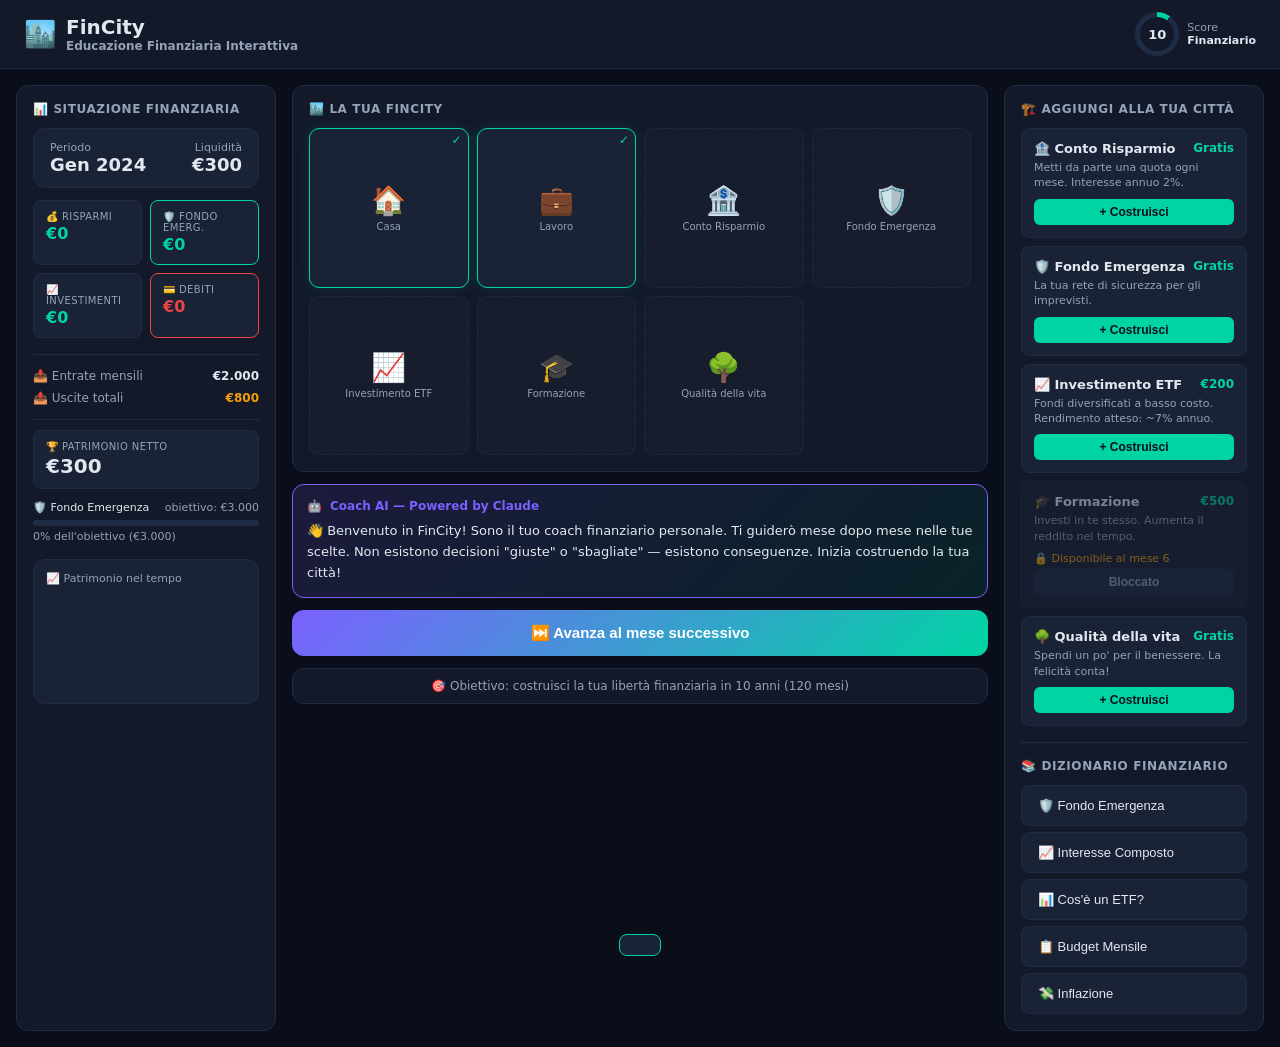
<file: app/index.html>
<!DOCTYPE html>
<html lang="it">
<head>
  <meta charset="UTF-8">
  <meta name="viewport" content="width=device-width, initial-scale=1.0">
  <title>FinCity — Costruisci il tuo futuro finanziario</title>
  <link rel="stylesheet" href="css/style.css">
</head>
<body>

<!-- Header -->
<header class="header">
  <div class="logo">
    <span>🏙️</span>
    <div>
      <div>FinCity</div>
      <div class="tagline">Educazione Finanziaria Interattiva</div>
    </div>
  </div>
  <div class="header-right">
    <div class="score-container">
      <div class="score-ring" id="score-ring" style="--score:0">
        <span class="score-number" id="stat-score">0</span>
      </div>
      <div>
        <div style="font-size:11px;color:var(--text2)">Score</div>
        <div style="font-size:11px;font-weight:600">Finanziario</div>
      </div>
    </div>
  </div>
</header>

<!-- Main layout -->
<main class="main">

  <!-- LEFT: Stats -->
  <aside class="panel">
    <div class="panel-title">📊 Situazione Finanziaria</div>

    <div class="month-card" style="margin-bottom:12px">
      <div>
        <div class="month-sub">Periodo</div>
        <div class="month-value" id="stat-month">—</div>
      </div>
      <div style="text-align:right">
        <div class="month-sub">Liquidità</div>
        <div class="month-value positive" id="stat-cash">—</div>
      </div>
    </div>

    <div class="stat-grid">
      <div class="stat-card">
        <div class="stat-label">💰 Risparmi</div>
        <div class="stat-value positive" id="stat-savings">€0</div>
      </div>
      <div class="stat-card accent">
        <div class="stat-label">🛡️ Fondo Emerg.</div>
        <div class="stat-value positive" id="stat-emergency">€0</div>
      </div>
      <div class="stat-card">
        <div class="stat-label">📈 Investimenti</div>
        <div class="stat-value positive" id="stat-investments">€0</div>
      </div>
      <div class="stat-card danger">
        <div class="stat-label">💳 Debiti</div>
        <div class="stat-value negative" id="stat-debt">€0</div>
      </div>
    </div>

    <hr class="stat-divider">

    <div class="flow-row">
      <span class="label">📥 Entrate mensili</span>
      <strong class="positive" id="stat-income">—</strong>
    </div>
    <div class="flow-row">
      <span class="label">📤 Uscite totali</span>
      <strong style="color:var(--warn)" id="stat-expenses">—</strong>
    </div>

    <hr class="stat-divider">

    <div class="stat-card" style="margin-bottom:12px">
      <div class="stat-label">🏆 Patrimonio Netto</div>
      <div class="stat-value" id="stat-networth" style="font-size:20px">€0</div>
    </div>

    <div class="progress-container">
      <div style="display:flex;justify-content:space-between;font-size:11px">
        <span>🛡️ Fondo Emergenza</span>
        <span style="color:var(--text2)">obiettivo: €3.000</span>
      </div>
      <div class="progress-bar">
        <div class="progress-fill" id="emergency-progress" style="width:0%"></div>
      </div>
      <div class="progress-label" id="emergency-label">0% dell'obiettivo</div>
    </div>

    <!-- Chart -->
    <div class="chart-container" style="margin-top:16px">
      <div style="font-size:11px;color:var(--text2);margin-bottom:6px">📈 Patrimonio nel tempo</div>
      <canvas id="chart-canvas"></canvas>
    </div>
  </aside>

  <!-- CENTER: City + Controls -->
  <div class="center-panel">
    <div class="panel">
      <div class="panel-title">🏙️ La tua FinCity</div>
      <div class="city-grid" id="city-grid"></div>
    </div>

    <div class="panel coach-card">
      <div class="coach-header">
        <span>🤖</span> Coach AI — Powered by Claude
      </div>
      <div id="coach-message">Caricamento...</div>
    </div>

    <button class="btn-primary" id="next-month-btn">
      ⏭️ Avanza al mese successivo
    </button>

    <div class="panel" style="font-size:12px;color:var(--text2);text-align:center;padding:10px">
      🎯 Obiettivo: costruisci la tua libertà finanziaria in 10 anni (120 mesi)
    </div>
  </div>

  <!-- RIGHT: Shop -->
  <aside class="panel">
    <div class="panel-title">🏗️ Aggiungi alla tua città</div>
    <div class="shop-list" id="shop-list"></div>

    <hr class="stat-divider" style="margin:16px 0">

    <div class="panel-title">📚 Dizionario Finanziario</div>
    <div style="display:flex;flex-direction:column;gap:6px">
      <button class="choice-btn" onclick="showConcept('emergency_fund')">🛡️ Fondo Emergenza</button>
      <button class="choice-btn" onclick="showConcept('compound_interest')">📈 Interesse Composto</button>
      <button class="choice-btn" onclick="showConcept('etf')">📊 Cos'è un ETF?</button>
      <button class="choice-btn" onclick="showConcept('budget')">📋 Budget Mensile</button>
      <button class="choice-btn" onclick="showConcept('inflation')">💸 Inflazione</button>
    </div>
  </aside>

</main>

<!-- Event Modal -->
<div class="modal-overlay hidden" id="event-modal">
  <div class="modal">
    <div class="modal-title" id="event-title"></div>
    <div class="modal-desc" id="event-description"></div>
    <div class="modal-choices" id="event-choices"></div>
  </div>
</div>

<!-- Victory Screen -->
<div class="victory-overlay hidden" id="victory-overlay">
  <div class="victory-card">
    <div class="victory-emoji">🏆</div>
    <div class="victory-title">Libertà Finanziaria!</div>
    <div class="victory-sub">Hai completato 10 anni di FinCity. Ecco i tuoi risultati:</div>
    <div class="victory-stat" id="victory-networth"></div>
    <div style="color:var(--text2);font-size:13px">Patrimonio Netto Finale</div>
    <div class="victory-stat" style="margin-top:12px" id="victory-score"></div>
    <div style="color:var(--text2);font-size:13px">Score Finanziario / 100</div>
    <p style="margin-top:20px;font-size:13px;color:var(--text2)">
      Queste abitudini, applicate nella vita reale, possono davvero fare la differenza.
      Inizia con un piccolo passo oggi! 💪
    </p>
    <button class="btn-primary" style="margin-top:20px" onclick="location.reload()">🔄 Gioca di nuovo</button>
  </div>
</div>

<!-- Toast notification -->
<div id="notification"></div>

<script src="js/scenarios.js"></script>
<script src="js/coach.js"></script>
<script src="js/game.js"></script>
<script>
  function showConcept(concept) {
    coach.getMessage('concept', { concept }).then(msg => showCoachMessage(msg));
  }
</script>

</body>
</html>
</file>
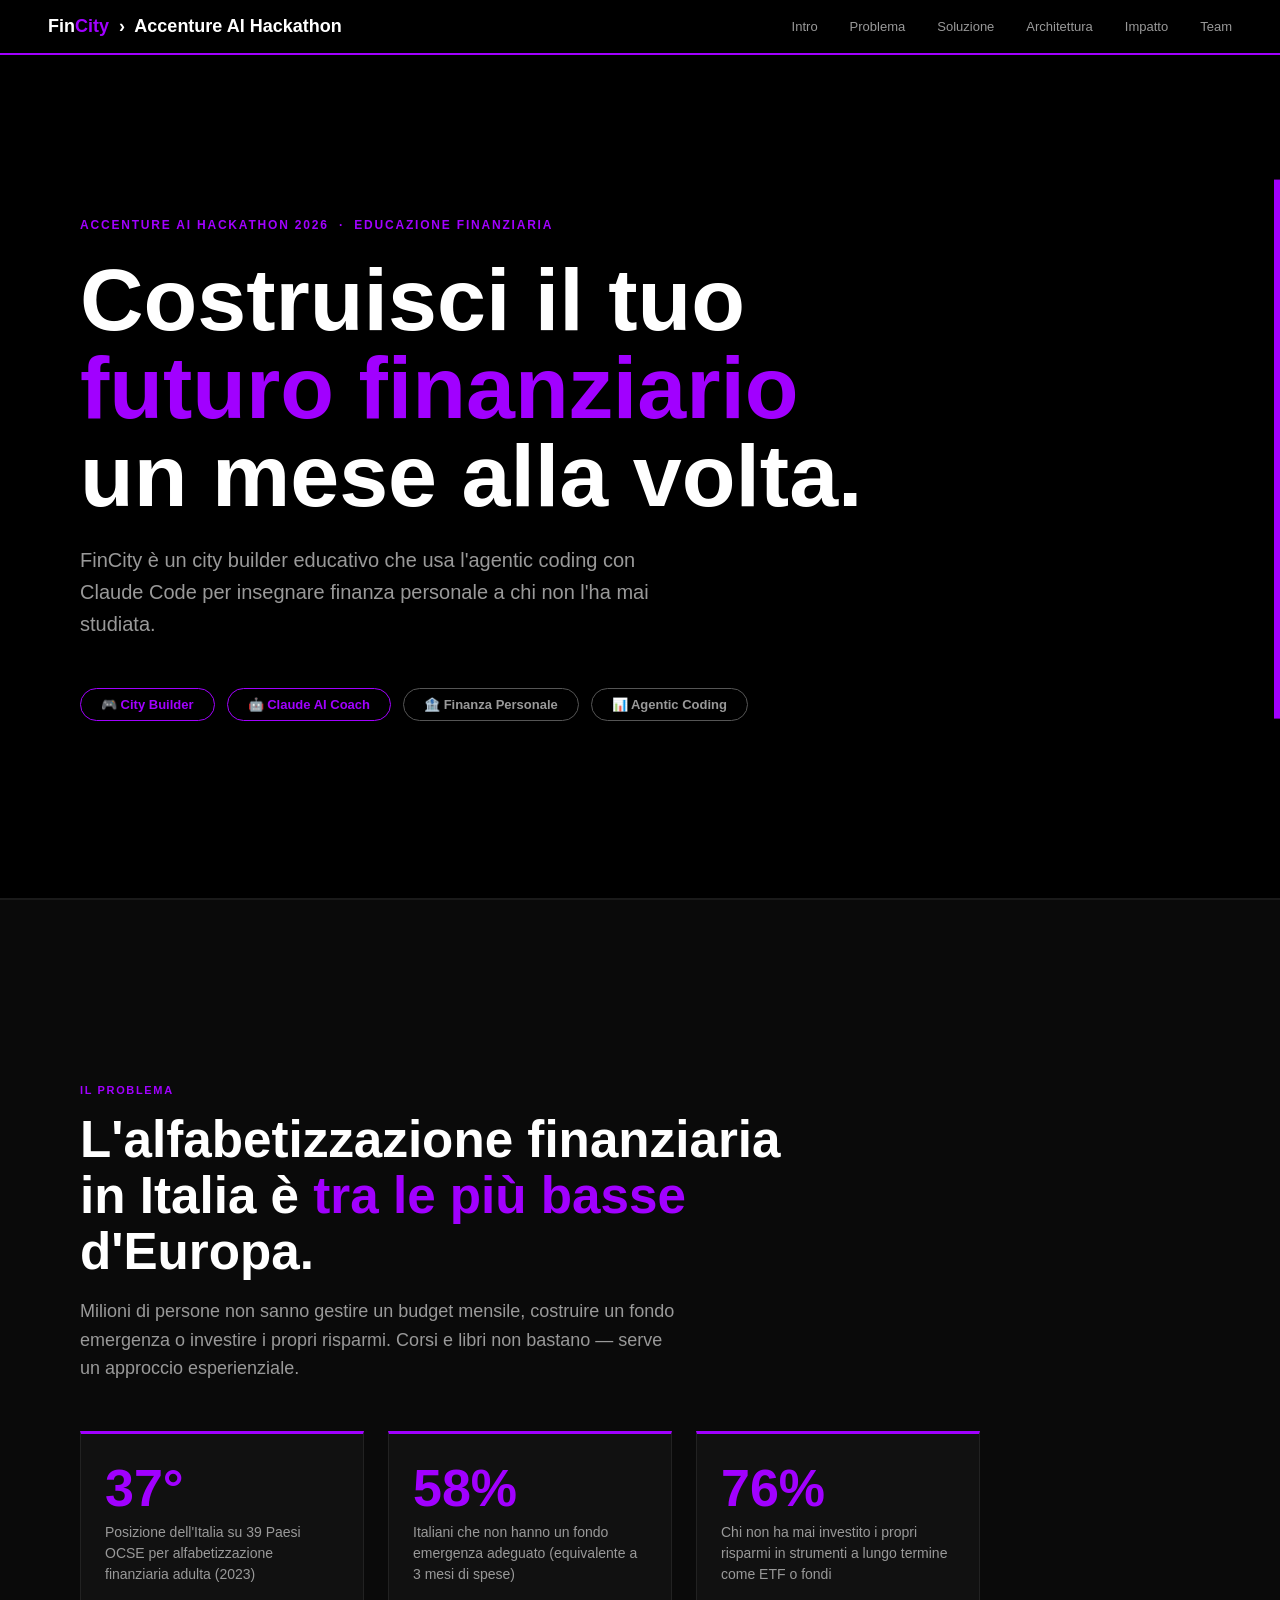
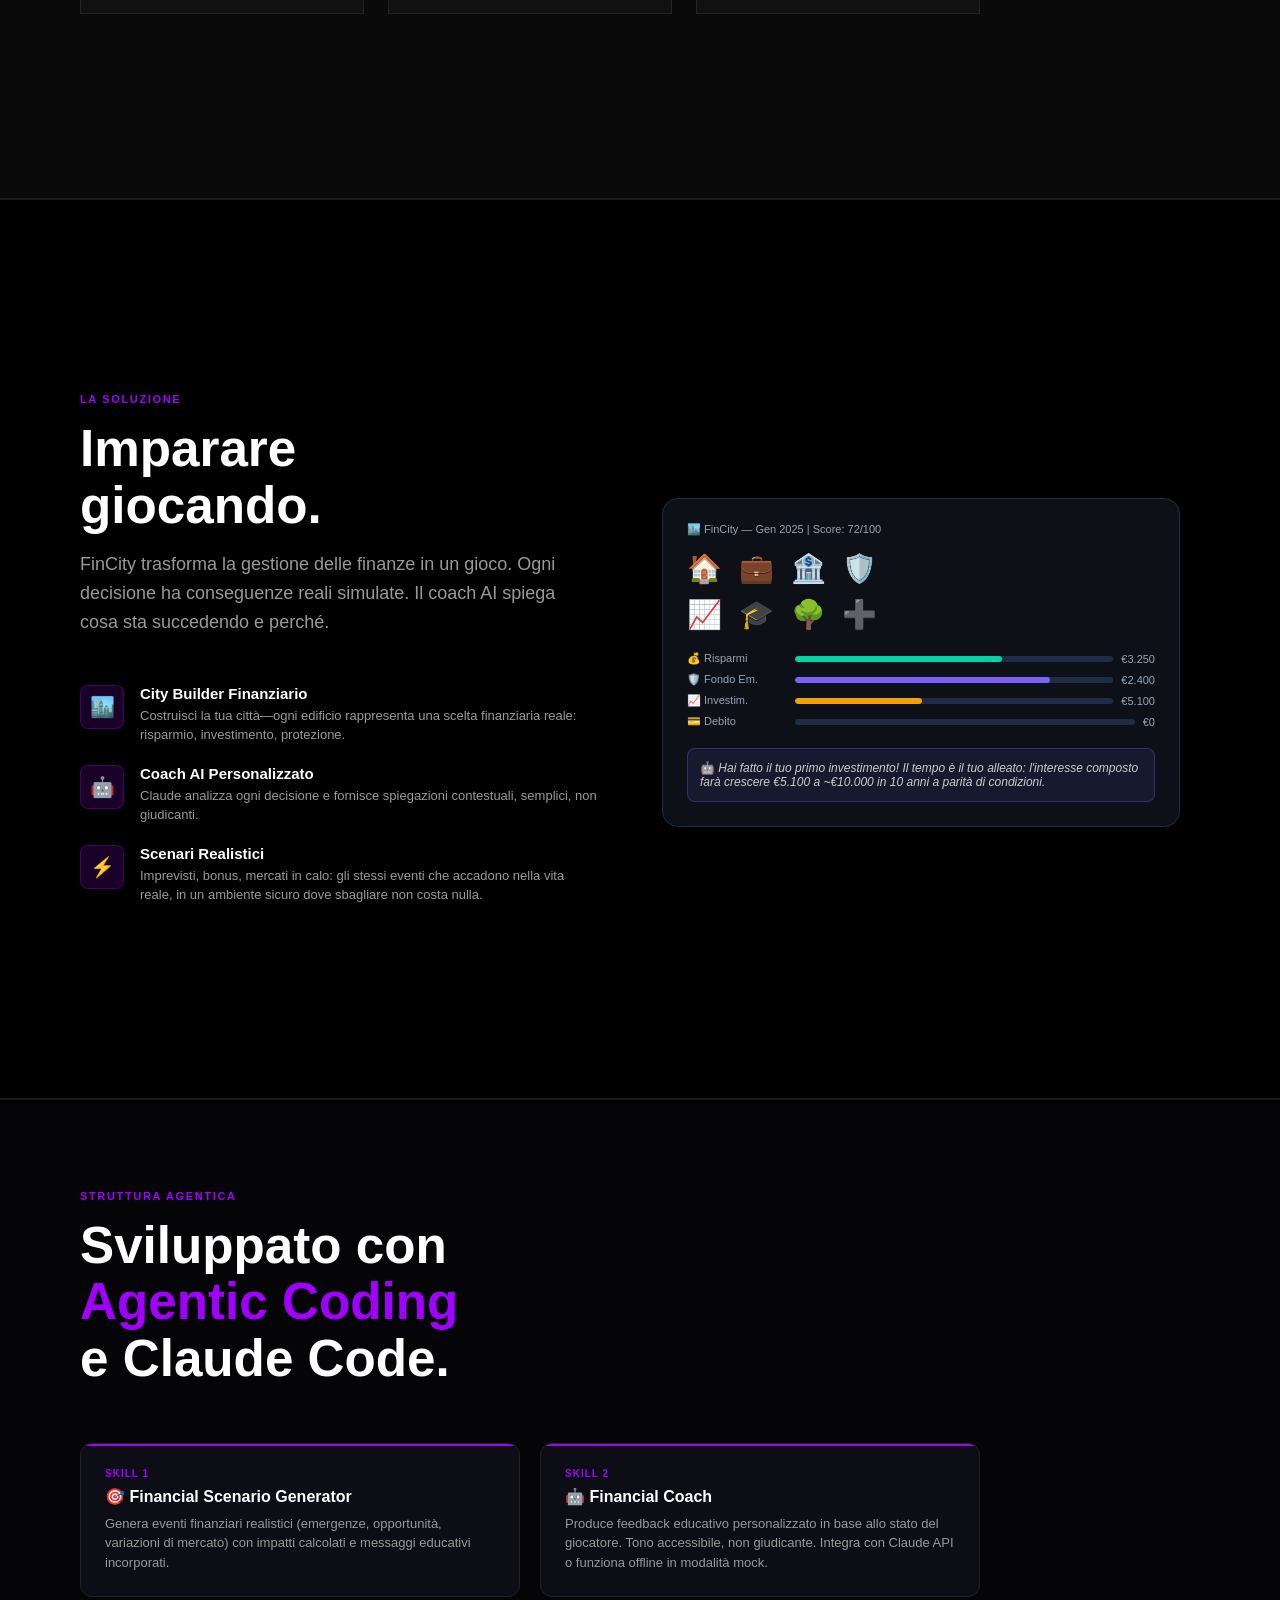
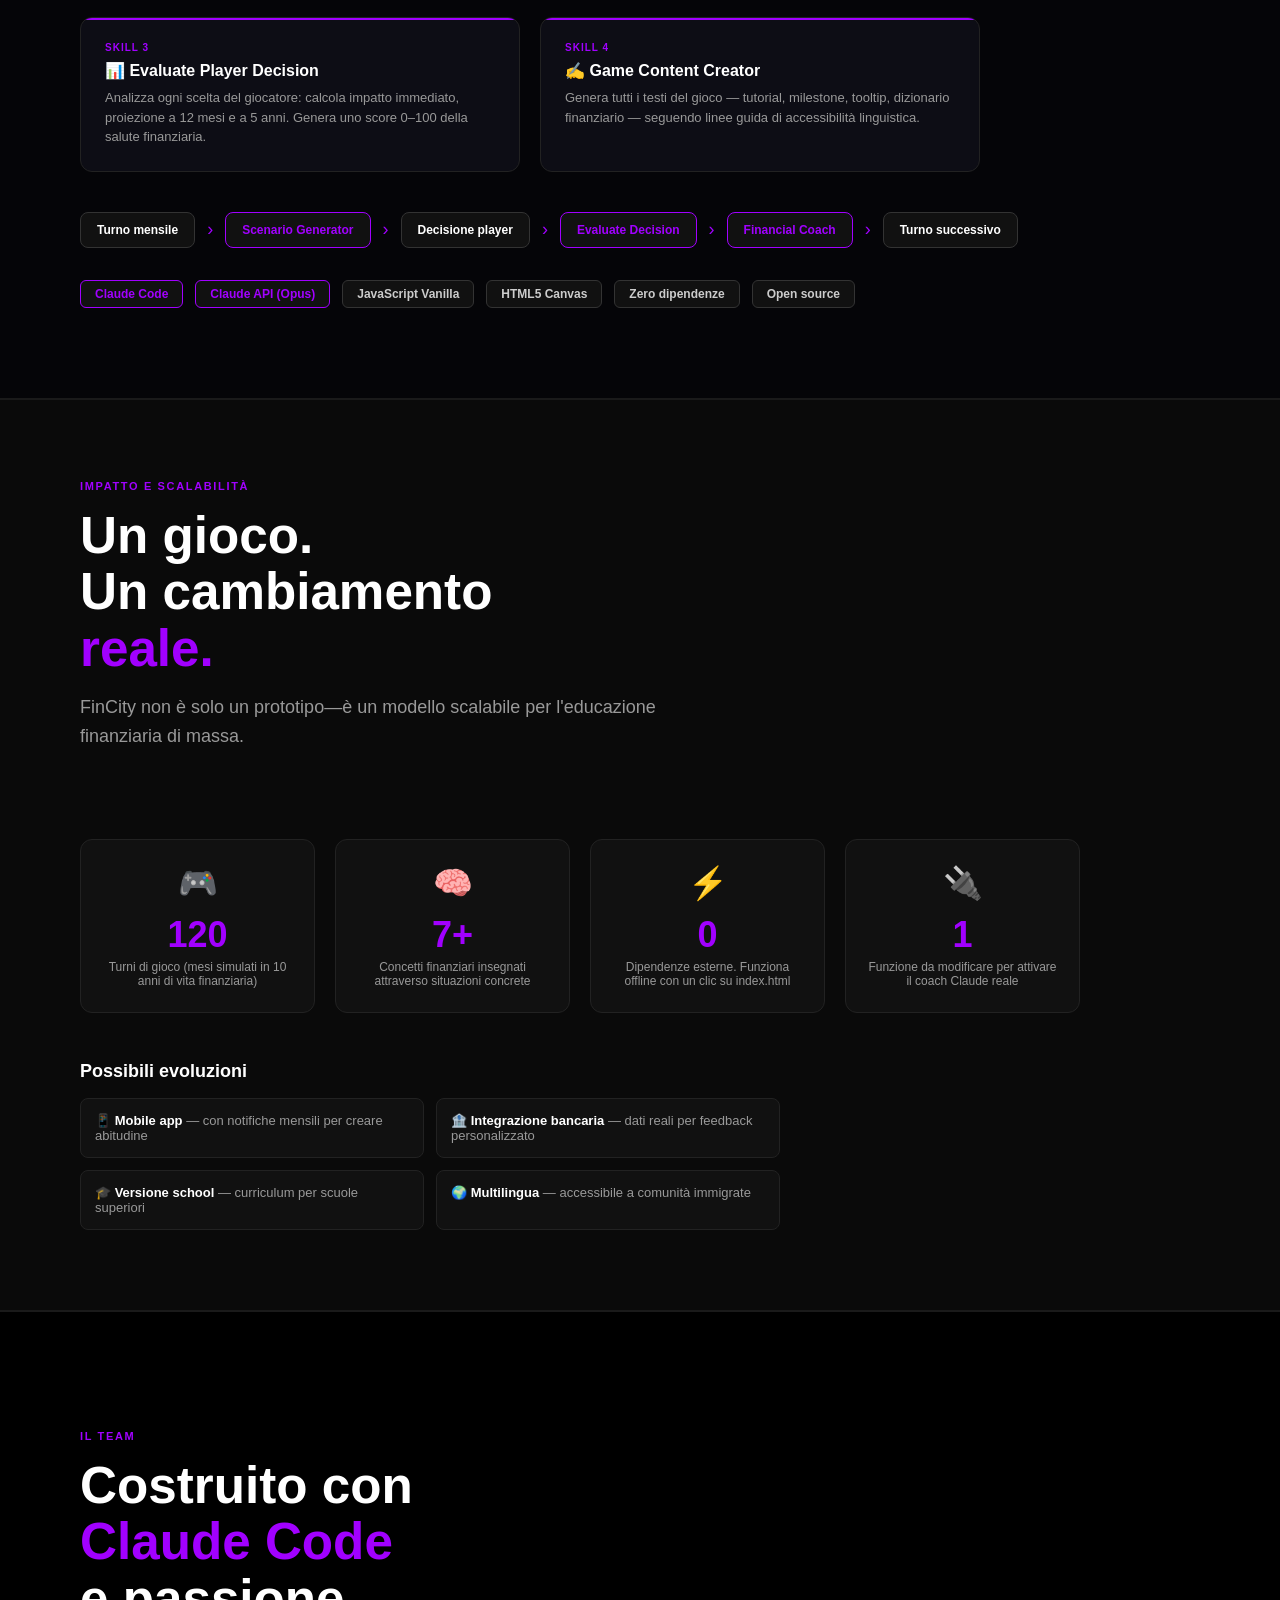
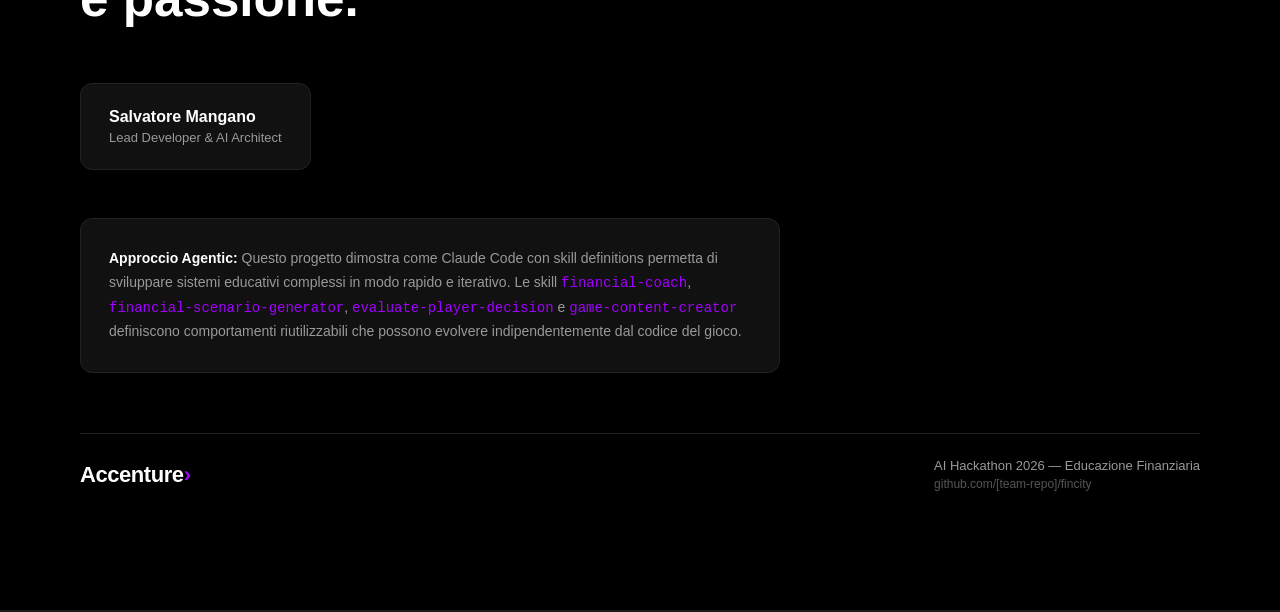
<file: presentation/index.html>
<!DOCTYPE html>
<html lang="it">
<head>
  <meta charset="UTF-8">
  <meta name="viewport" content="width=device-width, initial-scale=1.0">
  <title>FinCity — Presentazione | Accenture</title>
  <style>
    /* Accenture Brand System */
    :root {
      --acc-purple: #A100FF;
      --acc-black: #000000;
      --acc-white: #FFFFFF;
      --acc-gray: #F2F2F2;
      --acc-dark: #1A1A1A;
      --acc-text: #333333;
      --font: 'Helvetica Neue', Arial, sans-serif;
    }

    * { box-sizing: border-box; margin: 0; padding: 0; scroll-behavior: smooth; }

    body {
      font-family: var(--font);
      background: var(--acc-black);
      color: var(--acc-white);
      overflow-x: hidden;
    }

    /* Slide base */
    .slide {
      min-height: 100vh;
      display: flex;
      flex-direction: column;
      justify-content: center;
      padding: 80px;
      position: relative;
      border-bottom: 2px solid #1A1A1A;
    }

    /* Nav */
    nav {
      position: fixed;
      top: 0;
      left: 0;
      right: 0;
      z-index: 100;
      background: rgba(0,0,0,0.95);
      border-bottom: 2px solid var(--acc-purple);
      padding: 16px 48px;
      display: flex;
      align-items: center;
      justify-content: space-between;
    }

    .nav-logo {
      font-size: 18px;
      font-weight: 700;
      color: var(--acc-white);
    }

    .nav-logo span { color: var(--acc-purple); }

    .nav-links { display: flex; gap: 32px; }
    .nav-links a {
      color: #999;
      text-decoration: none;
      font-size: 13px;
      transition: color 0.2s;
    }
    .nav-links a:hover { color: var(--acc-purple); }

    /* Slide 1: Cover */
    #slide-1 {
      background: var(--acc-black);
      padding-top: 120px;
    }

    .cover-tag {
      color: var(--acc-purple);
      font-size: 12px;
      font-weight: 700;
      letter-spacing: 0.15em;
      text-transform: uppercase;
      margin-bottom: 24px;
    }

    .cover-title {
      font-size: clamp(48px, 7vw, 88px);
      font-weight: 800;
      line-height: 1;
      margin-bottom: 24px;
      max-width: 800px;
    }

    .cover-title .highlight { color: var(--acc-purple); }

    .cover-sub {
      font-size: 20px;
      color: #999;
      max-width: 600px;
      line-height: 1.6;
      margin-bottom: 48px;
    }

    .pill-row { display: flex; gap: 12px; flex-wrap: wrap; }

    .pill {
      padding: 8px 20px;
      border: 1px solid;
      border-radius: 999px;
      font-size: 13px;
      font-weight: 600;
    }

    .pill-purple { border-color: var(--acc-purple); color: var(--acc-purple); }
    .pill-white { border-color: #555; color: #999; }

    .cover-accent-line {
      position: absolute;
      right: 0;
      top: 50%;
      transform: translateY(-50%);
      width: 6px;
      height: 60%;
      background: var(--acc-purple);
    }

    /* Slide 2: Problem */
    #slide-2 { background: #0A0A0A; }

    .slide-label {
      font-size: 11px;
      font-weight: 700;
      color: var(--acc-purple);
      letter-spacing: 0.15em;
      text-transform: uppercase;
      margin-bottom: 16px;
    }

    .slide-title {
      font-size: clamp(32px, 4vw, 52px);
      font-weight: 800;
      margin-bottom: 16px;
      line-height: 1.1;
    }

    .slide-sub {
      font-size: 18px;
      color: #999;
      max-width: 600px;
      line-height: 1.6;
      margin-bottom: 48px;
    }

    .stats-row {
      display: grid;
      grid-template-columns: repeat(3, 1fr);
      gap: 24px;
      max-width: 900px;
    }

    .stat-box {
      background: #111;
      border: 1px solid #222;
      border-top: 3px solid var(--acc-purple);
      padding: 28px 24px;
    }

    .stat-big {
      font-size: 52px;
      font-weight: 800;
      color: var(--acc-purple);
      line-height: 1;
      margin-bottom: 8px;
    }

    .stat-desc {
      font-size: 14px;
      color: #999;
      line-height: 1.5;
    }

    /* Slide 3: Solution */
    #slide-3 { background: var(--acc-black); }

    .two-col {
      display: grid;
      grid-template-columns: 1fr 1fr;
      gap: 64px;
      align-items: center;
      max-width: 1100px;
    }

    .feature-list { display: flex; flex-direction: column; gap: 20px; margin-top: 32px; }

    .feature-item {
      display: flex;
      gap: 16px;
      align-items: flex-start;
    }

    .feature-icon {
      width: 44px;
      height: 44px;
      background: rgba(161, 0, 255, 0.15);
      border: 1px solid rgba(161, 0, 255, 0.3);
      border-radius: 8px;
      display: flex;
      align-items: center;
      justify-content: center;
      font-size: 20px;
      flex-shrink: 0;
    }

    .feature-text h4 { font-size: 15px; font-weight: 700; margin-bottom: 4px; }
    .feature-text p { font-size: 13px; color: #999; line-height: 1.5; }

    .game-preview {
      background: #0D1117;
      border: 1px solid #1E2D45;
      border-radius: 16px;
      padding: 24px;
      font-family: monospace;
      font-size: 13px;
      color: #00D4A3;
    }

    .game-preview .preview-header {
      color: #94A3B8;
      font-size: 11px;
      margin-bottom: 16px;
      font-family: var(--font);
    }

    .city-row { display: flex; gap: 12px; margin-bottom: 12px; font-size: 28px; }

    .finance-bars { margin-top: 16px; }
    .bar-row { display: flex; align-items: center; gap: 8px; margin-bottom: 8px; font-size: 11px; color: #94A3B8; font-family: var(--font); }
    .bar-fill { height: 6px; border-radius: 3px; }
    .bar-wrap { flex: 1; background: #1E2D45; border-radius: 3px; overflow: hidden; }

    /* Slide 4: Agentic Architecture */
    #slide-4 { background: #050508; }

    .arch-grid {
      display: grid;
      grid-template-columns: repeat(2, 1fr);
      gap: 20px;
      max-width: 900px;
      margin-top: 40px;
    }

    .arch-card {
      background: #0D0D15;
      border: 1px solid #222;
      border-radius: 12px;
      padding: 24px;
      position: relative;
      overflow: hidden;
    }

    .arch-card::before {
      content: '';
      position: absolute;
      top: 0;
      left: 0;
      right: 0;
      height: 2px;
      background: var(--acc-purple);
    }

    .arch-card-tag {
      font-size: 10px;
      font-weight: 700;
      color: var(--acc-purple);
      letter-spacing: 0.1em;
      text-transform: uppercase;
      margin-bottom: 8px;
    }

    .arch-card h3 { font-size: 16px; font-weight: 700; margin-bottom: 8px; }
    .arch-card p { font-size: 13px; color: #999; line-height: 1.5; }

    .workflow-diagram {
      display: flex;
      align-items: center;
      gap: 12px;
      margin-top: 40px;
      flex-wrap: wrap;
    }

    .wf-node {
      background: #111;
      border: 1px solid #333;
      border-radius: 8px;
      padding: 10px 16px;
      font-size: 12px;
      font-weight: 600;
      white-space: nowrap;
    }

    .wf-arrow { color: var(--acc-purple); font-size: 18px; }

    /* Slide 5: Impact */
    #slide-5 { background: #0A0A0A; }

    .impact-grid {
      display: grid;
      grid-template-columns: repeat(4, 1fr);
      gap: 20px;
      max-width: 1000px;
      margin-top: 40px;
    }

    .impact-card {
      background: #111;
      border: 1px solid #222;
      border-radius: 12px;
      padding: 24px 20px;
      text-align: center;
    }

    .impact-emoji { font-size: 32px; margin-bottom: 12px; }
    .impact-number { font-size: 36px; font-weight: 800; color: var(--acc-purple); margin-bottom: 4px; }
    .impact-label { font-size: 12px; color: #999; }

    /* Slide 6: Team */
    #slide-6 { background: var(--acc-black); }

    .team-row {
      display: flex;
      gap: 32px;
      margin-top: 40px;
      flex-wrap: wrap;
    }

    .team-card {
      background: #111;
      border: 1px solid #222;
      border-radius: 12px;
      padding: 24px 28px;
      min-width: 200px;
    }

    .team-card h4 { font-size: 16px; font-weight: 700; margin-bottom: 4px; }
    .team-card p { font-size: 13px; color: #999; }

    .accenture-footer {
      margin-top: 60px;
      padding-top: 24px;
      border-top: 1px solid #222;
      display: flex;
      align-items: center;
      justify-content: space-between;
    }

    .acc-logo-text {
      font-size: 22px;
      font-weight: 800;
      letter-spacing: -0.02em;
    }

    .acc-logo-text span { color: var(--acc-purple); }

    .footer-note { font-size: 12px; color: #555; }

    /* Accenture > arrow decoration */
    .acc-chevron {
      color: var(--acc-purple);
      font-size: 14px;
      font-weight: 700;
    }

    /* Tech stack */
    .tech-stack {
      display: flex;
      gap: 12px;
      flex-wrap: wrap;
      margin-top: 24px;
    }

    .tech-tag {
      background: #111;
      border: 1px solid #333;
      border-radius: 6px;
      padding: 6px 14px;
      font-size: 12px;
      font-weight: 600;
      color: #ccc;
    }

    .tech-tag.highlight-tag {
      border-color: var(--acc-purple);
      color: var(--acc-purple);
    }
  </style>
</head>
<body>

<!-- Navigation -->
<nav>
  <div class="nav-logo">Fin<span>City</span> &nbsp;›&nbsp; Accenture AI Hackathon</div>
  <div class="nav-links">
    <a href="#slide-1">Intro</a>
    <a href="#slide-2">Problema</a>
    <a href="#slide-3">Soluzione</a>
    <a href="#slide-4">Architettura</a>
    <a href="#slide-5">Impatto</a>
    <a href="#slide-6">Team</a>
  </div>
</nav>

<!-- Slide 1: Cover -->
<section class="slide" id="slide-1">
  <div class="cover-tag">Accenture AI Hackathon 2026 &nbsp;·&nbsp; Educazione Finanziaria</div>
  <h1 class="cover-title">
    Costruisci il tuo<br>
    <span class="highlight">futuro finanziario</span><br>
    un mese alla volta.
  </h1>
  <p class="cover-sub">
    FinCity è un city builder educativo che usa l'agentic coding con Claude Code per insegnare finanza personale a chi non l'ha mai studiata.
  </p>
  <div class="pill-row">
    <div class="pill pill-purple">🎮 City Builder</div>
    <div class="pill pill-purple">🤖 Claude AI Coach</div>
    <div class="pill pill-white">🏦 Finanza Personale</div>
    <div class="pill pill-white">📊 Agentic Coding</div>
  </div>
  <div class="cover-accent-line"></div>
</section>

<!-- Slide 2: Problem -->
<section class="slide" id="slide-2">
  <div class="slide-label">Il Problema</div>
  <h2 class="slide-title">L'alfabetizzazione finanziaria<br>in Italia è <span style="color:var(--acc-purple)">tra le più basse</span><br>d'Europa.</h2>
  <p class="slide-sub">
    Milioni di persone non sanno gestire un budget mensile, costruire un fondo emergenza o investire i propri risparmi. Corsi e libri non bastano — serve un approccio esperienziale.
  </p>
  <div class="stats-row">
    <div class="stat-box">
      <div class="stat-big">37°</div>
      <div class="stat-desc">Posizione dell'Italia su 39 Paesi OCSE per alfabetizzazione finanziaria adulta (2023)</div>
    </div>
    <div class="stat-box">
      <div class="stat-big">58%</div>
      <div class="stat-desc">Italiani che non hanno un fondo emergenza adeguato (equivalente a 3 mesi di spese)</div>
    </div>
    <div class="stat-box">
      <div class="stat-big">76%</div>
      <div class="stat-desc">Chi non ha mai investito i propri risparmi in strumenti a lungo termine come ETF o fondi</div>
    </div>
  </div>
</section>

<!-- Slide 3: Solution -->
<section class="slide" id="slide-3">
  <div class="slide-label">La Soluzione</div>
  <div class="two-col">
    <div>
      <h2 class="slide-title">Imparare<br>giocando.</h2>
      <p class="slide-sub">
        FinCity trasforma la gestione delle finanze in un gioco. Ogni decisione ha conseguenze reali simulate. Il coach AI spiega cosa sta succedendo e perché.
      </p>
      <div class="feature-list">
        <div class="feature-item">
          <div class="feature-icon">🏙️</div>
          <div class="feature-text">
            <h4>City Builder Finanziario</h4>
            <p>Costruisci la tua città—ogni edificio rappresenta una scelta finanziaria reale: risparmio, investimento, protezione.</p>
          </div>
        </div>
        <div class="feature-item">
          <div class="feature-icon">🤖</div>
          <div class="feature-text">
            <h4>Coach AI Personalizzato</h4>
            <p>Claude analizza ogni decisione e fornisce spiegazioni contestuali, semplici, non giudicanti.</p>
          </div>
        </div>
        <div class="feature-item">
          <div class="feature-icon">⚡</div>
          <div class="feature-text">
            <h4>Scenari Realistici</h4>
            <p>Imprevisti, bonus, mercati in calo: gli stessi eventi che accadono nella vita reale, in un ambiente sicuro dove sbagliare non costa nulla.</p>
          </div>
        </div>
      </div>
    </div>
    <div>
      <div class="game-preview">
        <div class="preview-header">🏙️ FinCity — Gen 2025 | Score: 72/100</div>
        <div class="city-row">🏠 💼 🏦 🛡️</div>
        <div class="city-row">📈 🎓 🌳 ➕</div>

        <div class="finance-bars" style="margin-top:20px">
          <div class="bar-row">
            <span style="width:100px">💰 Risparmi</span>
            <div class="bar-wrap"><div class="bar-fill" style="width:65%;background:#00D4A3"></div></div>
            <span>€3.250</span>
          </div>
          <div class="bar-row">
            <span style="width:100px">🛡️ Fondo Em.</span>
            <div class="bar-wrap"><div class="bar-fill" style="width:80%;background:#7B61FF"></div></div>
            <span>€2.400</span>
          </div>
          <div class="bar-row">
            <span style="width:100px">📈 Investim.</span>
            <div class="bar-wrap"><div class="bar-fill" style="width:40%;background:#F59E0B"></div></div>
            <span>€5.100</span>
          </div>
          <div class="bar-row">
            <span style="width:100px">💳 Debito</span>
            <div class="bar-wrap"><div class="bar-fill" style="width:0%;background:#EF4444"></div></div>
            <span>€0</span>
          </div>
        </div>

        <div style="margin-top:20px;padding:12px;background:rgba(123,97,255,0.1);border:1px solid rgba(123,97,255,0.3);border-radius:8px;font-family:var(--font);font-size:12px;color:#ccc">
          🤖 <em>Hai fatto il tuo primo investimento! Il tempo è il tuo alleato: l'interesse composto farà crescere €5.100 a ~€10.000 in 10 anni a parità di condizioni.</em>
        </div>
      </div>
    </div>
  </div>
</section>

<!-- Slide 4: Agentic Architecture -->
<section class="slide" id="slide-4">
  <div class="slide-label">Struttura Agentica</div>
  <h2 class="slide-title">Sviluppato con<br><span style="color:var(--acc-purple)">Agentic Coding</span><br>e Claude Code.</h2>

  <div class="arch-grid">
    <div class="arch-card">
      <div class="arch-card-tag">Skill 1</div>
      <h3>🎯 Financial Scenario Generator</h3>
      <p>Genera eventi finanziari realistici (emergenze, opportunità, variazioni di mercato) con impatti calcolati e messaggi educativi incorporati.</p>
    </div>
    <div class="arch-card">
      <div class="arch-card-tag">Skill 2</div>
      <h3>🤖 Financial Coach</h3>
      <p>Produce feedback educativo personalizzato in base allo stato del giocatore. Tono accessibile, non giudicante. Integra con Claude API o funziona offline in modalità mock.</p>
    </div>
    <div class="arch-card">
      <div class="arch-card-tag">Skill 3</div>
      <h3>📊 Evaluate Player Decision</h3>
      <p>Analizza ogni scelta del giocatore: calcola impatto immediato, proiezione a 12 mesi e a 5 anni. Genera uno score 0–100 della salute finanziaria.</p>
    </div>
    <div class="arch-card">
      <div class="arch-card-tag">Skill 4</div>
      <h3>✍️ Game Content Creator</h3>
      <p>Genera tutti i testi del gioco — tutorial, milestone, tooltip, dizionario finanziario — seguendo linee guida di accessibilità linguistica.</p>
    </div>
  </div>

  <div class="workflow-diagram">
    <span class="wf-node">Turno mensile</span>
    <span class="wf-arrow">›</span>
    <span class="wf-node" style="border-color:var(--acc-purple);color:var(--acc-purple)">Scenario Generator</span>
    <span class="wf-arrow">›</span>
    <span class="wf-node">Decisione player</span>
    <span class="wf-arrow">›</span>
    <span class="wf-node" style="border-color:var(--acc-purple);color:var(--acc-purple)">Evaluate Decision</span>
    <span class="wf-arrow">›</span>
    <span class="wf-node" style="border-color:var(--acc-purple);color:var(--acc-purple)">Financial Coach</span>
    <span class="wf-arrow">›</span>
    <span class="wf-node">Turno successivo</span>
  </div>

  <div class="tech-stack" style="margin-top:32px">
    <div class="tech-tag highlight-tag">Claude Code</div>
    <div class="tech-tag highlight-tag">Claude API (Opus)</div>
    <div class="tech-tag">JavaScript Vanilla</div>
    <div class="tech-tag">HTML5 Canvas</div>
    <div class="tech-tag">Zero dipendenze</div>
    <div class="tech-tag">Open source</div>
  </div>
</section>

<!-- Slide 5: Impact -->
<section class="slide" id="slide-5">
  <div class="slide-label">Impatto e Scalabilità</div>
  <h2 class="slide-title">Un gioco.<br>Un cambiamento<br><span style="color:var(--acc-purple)">reale.</span></h2>
  <p class="slide-sub">
    FinCity non è solo un prototipo—è un modello scalabile per l'educazione finanziaria di massa.
  </p>

  <div class="impact-grid">
    <div class="impact-card">
      <div class="impact-emoji">🎮</div>
      <div class="impact-number">120</div>
      <div class="impact-label">Turni di gioco (mesi simulati in 10 anni di vita finanziaria)</div>
    </div>
    <div class="impact-card">
      <div class="impact-emoji">🧠</div>
      <div class="impact-number">7+</div>
      <div class="impact-label">Concetti finanziari insegnati attraverso situazioni concrete</div>
    </div>
    <div class="impact-card">
      <div class="impact-emoji">⚡</div>
      <div class="impact-number">0</div>
      <div class="impact-label">Dipendenze esterne. Funziona offline con un clic su index.html</div>
    </div>
    <div class="impact-card">
      <div class="impact-emoji">🔌</div>
      <div class="impact-number">1</div>
      <div class="impact-label">Funzione da modificare per attivare il coach Claude reale</div>
    </div>
  </div>

  <div style="margin-top:48px;max-width:700px">
    <h3 style="font-size:18px;margin-bottom:16px">Possibili evoluzioni</h3>
    <div style="display:grid;grid-template-columns:1fr 1fr;gap:12px">
      <div style="padding:14px;background:#111;border:1px solid #222;border-radius:8px;font-size:13px;color:#999">
        📱 <strong style="color:#fff">Mobile app</strong> — con notifiche mensili per creare abitudine
      </div>
      <div style="padding:14px;background:#111;border:1px solid #222;border-radius:8px;font-size:13px;color:#999">
        🏦 <strong style="color:#fff">Integrazione bancaria</strong> — dati reali per feedback personalizzato
      </div>
      <div style="padding:14px;background:#111;border:1px solid #222;border-radius:8px;font-size:13px;color:#999">
        🎓 <strong style="color:#fff">Versione school</strong> — curriculum per scuole superiori
      </div>
      <div style="padding:14px;background:#111;border:1px solid #222;border-radius:8px;font-size:13px;color:#999">
        🌍 <strong style="color:#fff">Multilingua</strong> — accessibile a comunità immigrate
      </div>
    </div>
  </div>
</section>

<!-- Slide 6: Team + Closing -->
<section class="slide" id="slide-6">
  <div class="slide-label">Il Team</div>
  <h2 class="slide-title">Costruito con<br><span style="color:var(--acc-purple)">Claude Code</span><br>e passione.</h2>

  <div class="team-row">
    <div class="team-card">
      <h4>Salvatore Mangano</h4>
      <p>Lead Developer &amp; AI Architect</p>
    </div>
    <!-- Aggiungi altri membri del team qui -->
  </div>

  <div style="margin-top:48px;padding:28px;background:#111;border:1px solid #222;border-radius:12px;max-width:700px">
    <div style="font-size:14px;color:#999;line-height:1.7">
      <strong style="color:#fff">Approccio Agentic:</strong> Questo progetto dimostra come Claude Code con skill definitions permetta di sviluppare sistemi educativi complessi in modo rapido e iterativo. Le skill <code style="color:var(--acc-purple)">financial-coach</code>, <code style="color:var(--acc-purple)">financial-scenario-generator</code>, <code style="color:var(--acc-purple)">evaluate-player-decision</code> e <code style="color:var(--acc-purple)">game-content-creator</code> definiscono comportamenti riutilizzabili che possono evolvere indipendentemente dal codice del gioco.
    </div>
  </div>

  <div class="accenture-footer">
    <div class="acc-logo-text">Accenture<span>›</span></div>
    <div>
      <div style="font-size:13px;color:#999">AI Hackathon 2026 — Educazione Finanziaria</div>
      <div style="font-size:12px;color:#555;margin-top:4px">github.com/[team-repo]/fincity</div>
    </div>
  </div>
</section>

</body>
</html>
</file>
<file: app/css/style.css>
:root {
  --bg: #0A0E1A;
  --surface: #131929;
  --surface2: #1A2235;
  --border: #1E2D45;
  --accent: #00D4A3;
  --accent2: #7B61FF;
  --warn: #F59E0B;
  --danger: #EF4444;
  --text: #E2E8F0;
  --text2: #94A3B8;
  --radius: 12px;
  --shadow: 0 4px 24px rgba(0,0,0,0.4);
}

* { box-sizing: border-box; margin: 0; padding: 0; }

body {
  background: var(--bg);
  color: var(--text);
  font-family: 'Inter', 'Segoe UI', system-ui, sans-serif;
  font-size: 14px;
  min-height: 100vh;
  overflow-x: hidden;
}

/* Header */
.header {
  background: var(--surface);
  border-bottom: 1px solid var(--border);
  padding: 12px 24px;
  display: flex;
  align-items: center;
  justify-content: space-between;
  position: sticky;
  top: 0;
  z-index: 10;
}

.logo {
  display: flex;
  align-items: center;
  gap: 10px;
  font-size: 20px;
  font-weight: 700;
}

.logo span { font-size: 26px; }

.tagline { color: var(--text2); font-size: 12px; }

.header-right { display: flex; align-items: center; gap: 20px; }

/* Score ring */
.score-container {
  display: flex;
  align-items: center;
  gap: 8px;
}

.score-ring {
  width: 44px;
  height: 44px;
  border-radius: 50%;
  background: conic-gradient(
    var(--accent) calc(var(--score, 0) * 1%),
    var(--border) 0
  );
  display: flex;
  align-items: center;
  justify-content: center;
  position: relative;
}

.score-ring::after {
  content: '';
  position: absolute;
  width: 34px;
  height: 34px;
  border-radius: 50%;
  background: var(--surface);
}

.score-number {
  font-weight: 700;
  font-size: 13px;
  position: relative;
  z-index: 1;
}

.score-label { font-size: 11px; color: var(--text2); }

/* Main layout */
.main {
  display: grid;
  grid-template-columns: 260px 1fr 260px;
  gap: 16px;
  padding: 16px;
  max-width: 1280px;
  margin: 0 auto;
  min-height: calc(100vh - 60px);
}

/* Panels */
.panel {
  background: var(--surface);
  border: 1px solid var(--border);
  border-radius: var(--radius);
  padding: 16px;
}

.panel-title {
  font-size: 12px;
  font-weight: 600;
  color: var(--text2);
  text-transform: uppercase;
  letter-spacing: 0.05em;
  margin-bottom: 12px;
}

/* Stats */
.stat-grid {
  display: grid;
  grid-template-columns: 1fr 1fr;
  gap: 8px;
  margin-bottom: 16px;
}

.stat-card {
  background: var(--surface2);
  border: 1px solid var(--border);
  border-radius: 8px;
  padding: 10px 12px;
}

.stat-card.accent { border-color: var(--accent); }
.stat-card.warn { border-color: var(--warn); }
.stat-card.danger { border-color: var(--danger); }

.stat-label {
  font-size: 10px;
  color: var(--text2);
  text-transform: uppercase;
  letter-spacing: 0.04em;
}

.stat-value {
  font-size: 16px;
  font-weight: 700;
  margin-top: 2px;
}

.stat-value.positive { color: var(--accent); }
.stat-value.negative { color: var(--danger); }
.stat-value.neutral { color: var(--text); }

.stat-divider {
  border: none;
  border-top: 1px solid var(--border);
  margin: 10px 0;
}

.flow-row {
  display: flex;
  justify-content: space-between;
  align-items: center;
  padding: 4px 0;
  font-size: 12px;
}

.flow-row .label { color: var(--text2); }

/* Emergency progress */
.progress-container { margin-top: 12px; }
.progress-bar {
  height: 6px;
  background: var(--border);
  border-radius: 99px;
  overflow: hidden;
  margin: 6px 0 4px;
}
.progress-fill {
  height: 100%;
  background: linear-gradient(90deg, var(--accent2), var(--accent));
  border-radius: 99px;
  transition: width 0.5s ease;
}
.progress-label { font-size: 11px; color: var(--text2); }

/* City grid */
.center-panel { display: flex; flex-direction: column; gap: 12px; }

.city-grid {
  display: grid;
  grid-template-columns: repeat(4, 1fr);
  gap: 8px;
}

.city-tile {
  aspect-ratio: 1;
  border-radius: 10px;
  border: 1px solid var(--border);
  display: flex;
  flex-direction: column;
  align-items: center;
  justify-content: center;
  gap: 4px;
  cursor: default;
  transition: all 0.2s;
  position: relative;
  padding: 8px;
  text-align: center;
}

.city-tile.placed {
  background: var(--surface2);
  border-color: var(--accent);
  box-shadow: 0 0 12px rgba(0, 212, 163, 0.15);
}

.city-tile.empty {
  background: rgba(255,255,255,0.02);
  border-style: dashed;
}

.tile-emoji { font-size: 28px; }
.tile-name { font-size: 10px; color: var(--text2); font-weight: 500; }
.tile-check {
  position: absolute;
  top: 4px;
  right: 6px;
  color: var(--accent);
  font-size: 12px;
}

/* Next month button */
.btn-primary {
  width: 100%;
  padding: 14px;
  background: linear-gradient(135deg, var(--accent2), var(--accent));
  border: none;
  border-radius: var(--radius);
  color: #fff;
  font-size: 15px;
  font-weight: 700;
  cursor: pointer;
  transition: opacity 0.2s, transform 0.1s;
}

.btn-primary:hover { opacity: 0.9; transform: translateY(-1px); }
.btn-primary:active { transform: translateY(0); }

/* Month indicator */
.month-card {
  background: var(--surface2);
  border: 1px solid var(--border);
  border-radius: var(--radius);
  padding: 12px 16px;
  display: flex;
  justify-content: space-between;
  align-items: center;
}

.month-value { font-size: 18px; font-weight: 700; }
.month-sub { font-size: 11px; color: var(--text2); }

/* Chart */
.chart-container {
  background: var(--surface2);
  border: 1px solid var(--border);
  border-radius: var(--radius);
  padding: 12px;
}

#chart-canvas {
  width: 100%;
  height: 100px;
  display: block;
}

/* Coach */
.coach-card {
  background: linear-gradient(135deg, rgba(123, 97, 255, 0.15), rgba(0, 212, 163, 0.1));
  border: 1px solid var(--accent2);
  border-radius: var(--radius);
  padding: 14px;
}

.coach-header {
  display: flex;
  align-items: center;
  gap: 8px;
  margin-bottom: 8px;
  font-size: 12px;
  font-weight: 600;
  color: var(--accent2);
}

#coach-message {
  font-size: 13px;
  line-height: 1.6;
  color: var(--text);
  transition: opacity 0.3s;
}

.coach-animate { animation: coachPulse 0.4s ease; }

@keyframes coachPulse {
  0% { opacity: 0; transform: translateY(4px); }
  100% { opacity: 1; transform: translateY(0); }
}

/* Shop */
.shop-list { display: flex; flex-direction: column; gap: 8px; }

.shop-item {
  background: var(--surface2);
  border: 1px solid var(--border);
  border-radius: 8px;
  padding: 12px;
  transition: border-color 0.2s;
}

.shop-item:hover:not(.disabled) { border-color: var(--accent); }
.shop-item.disabled { opacity: 0.5; }

.shop-item-header {
  display: flex;
  justify-content: space-between;
  font-weight: 600;
  font-size: 13px;
  margin-bottom: 4px;
}

.shop-cost { color: var(--accent); font-size: 12px; }
.shop-desc { font-size: 11px; color: var(--text2); margin-bottom: 8px; line-height: 1.4; }
.shop-locked { font-size: 11px; color: var(--warn); margin-bottom: 4px; }

.shop-item button {
  width: 100%;
  padding: 6px 12px;
  background: var(--accent);
  border: none;
  border-radius: 6px;
  color: #0A0E1A;
  font-size: 12px;
  font-weight: 600;
  cursor: pointer;
  transition: opacity 0.2s;
}

.shop-item button:hover:not(:disabled) { opacity: 0.85; }
.shop-item button:disabled { background: var(--border); color: var(--text2); cursor: default; }

.shop-empty { color: var(--text2); font-size: 13px; text-align: center; padding: 12px 0; }

/* Event Modal */
.modal-overlay {
  position: fixed;
  inset: 0;
  background: rgba(0, 0, 0, 0.75);
  display: flex;
  align-items: center;
  justify-content: center;
  z-index: 100;
  backdrop-filter: blur(4px);
}

.modal-overlay.hidden { display: none; }

.modal {
  background: var(--surface);
  border: 1px solid var(--border);
  border-radius: 16px;
  padding: 28px;
  max-width: 480px;
  width: 90%;
  box-shadow: var(--shadow);
  animation: modalIn 0.3s ease;
}

@keyframes modalIn {
  from { opacity: 0; transform: scale(0.95) translateY(10px); }
  to { opacity: 1; transform: scale(1) translateY(0); }
}

.modal-title {
  font-size: 20px;
  font-weight: 700;
  margin-bottom: 10px;
}

.modal-desc {
  color: var(--text2);
  line-height: 1.6;
  margin-bottom: 20px;
}

.modal-choices { display: flex; flex-direction: column; gap: 8px; }

.choice-btn {
  padding: 12px 16px;
  background: var(--surface2);
  border: 1px solid var(--border);
  border-radius: 8px;
  color: var(--text);
  font-size: 13px;
  text-align: left;
  cursor: pointer;
  transition: all 0.2s;
}

.choice-btn:hover:not(:disabled) {
  border-color: var(--accent);
  background: rgba(0, 212, 163, 0.08);
}

.choice-btn:disabled { opacity: 0.4; cursor: default; }
.choice-unavailable { font-size: 11px; color: var(--text2); display: block; }

/* Victory */
.victory-overlay {
  position: fixed;
  inset: 0;
  background: radial-gradient(ellipse at center, rgba(123,97,255,0.3), rgba(0,0,0,0.9));
  display: flex;
  align-items: center;
  justify-content: center;
  z-index: 200;
}

.victory-overlay.hidden { display: none; }

.victory-card {
  background: var(--surface);
  border: 2px solid var(--accent);
  border-radius: 20px;
  padding: 40px;
  text-align: center;
  max-width: 400px;
  box-shadow: 0 0 60px rgba(0, 212, 163, 0.3);
}

.victory-emoji { font-size: 64px; margin-bottom: 16px; }
.victory-title { font-size: 28px; font-weight: 700; margin-bottom: 8px; }
.victory-sub { color: var(--text2); margin-bottom: 24px; }
.victory-stat { font-size: 22px; font-weight: 700; color: var(--accent); margin: 6px 0; }

/* Notification toast */
#notification {
  position: fixed;
  bottom: 24px;
  left: 50%;
  transform: translateX(-50%) translateY(80px);
  background: var(--surface2);
  border: 1px solid var(--accent);
  border-radius: 8px;
  padding: 10px 20px;
  font-size: 13px;
  transition: transform 0.3s ease;
  z-index: 50;
}

#notification.visible { transform: translateX(-50%) translateY(0); }

/* Responsive */
@media (max-width: 900px) {
  .main { grid-template-columns: 1fr; }
  .city-grid { grid-template-columns: repeat(4, 1fr); }
}
</file>
